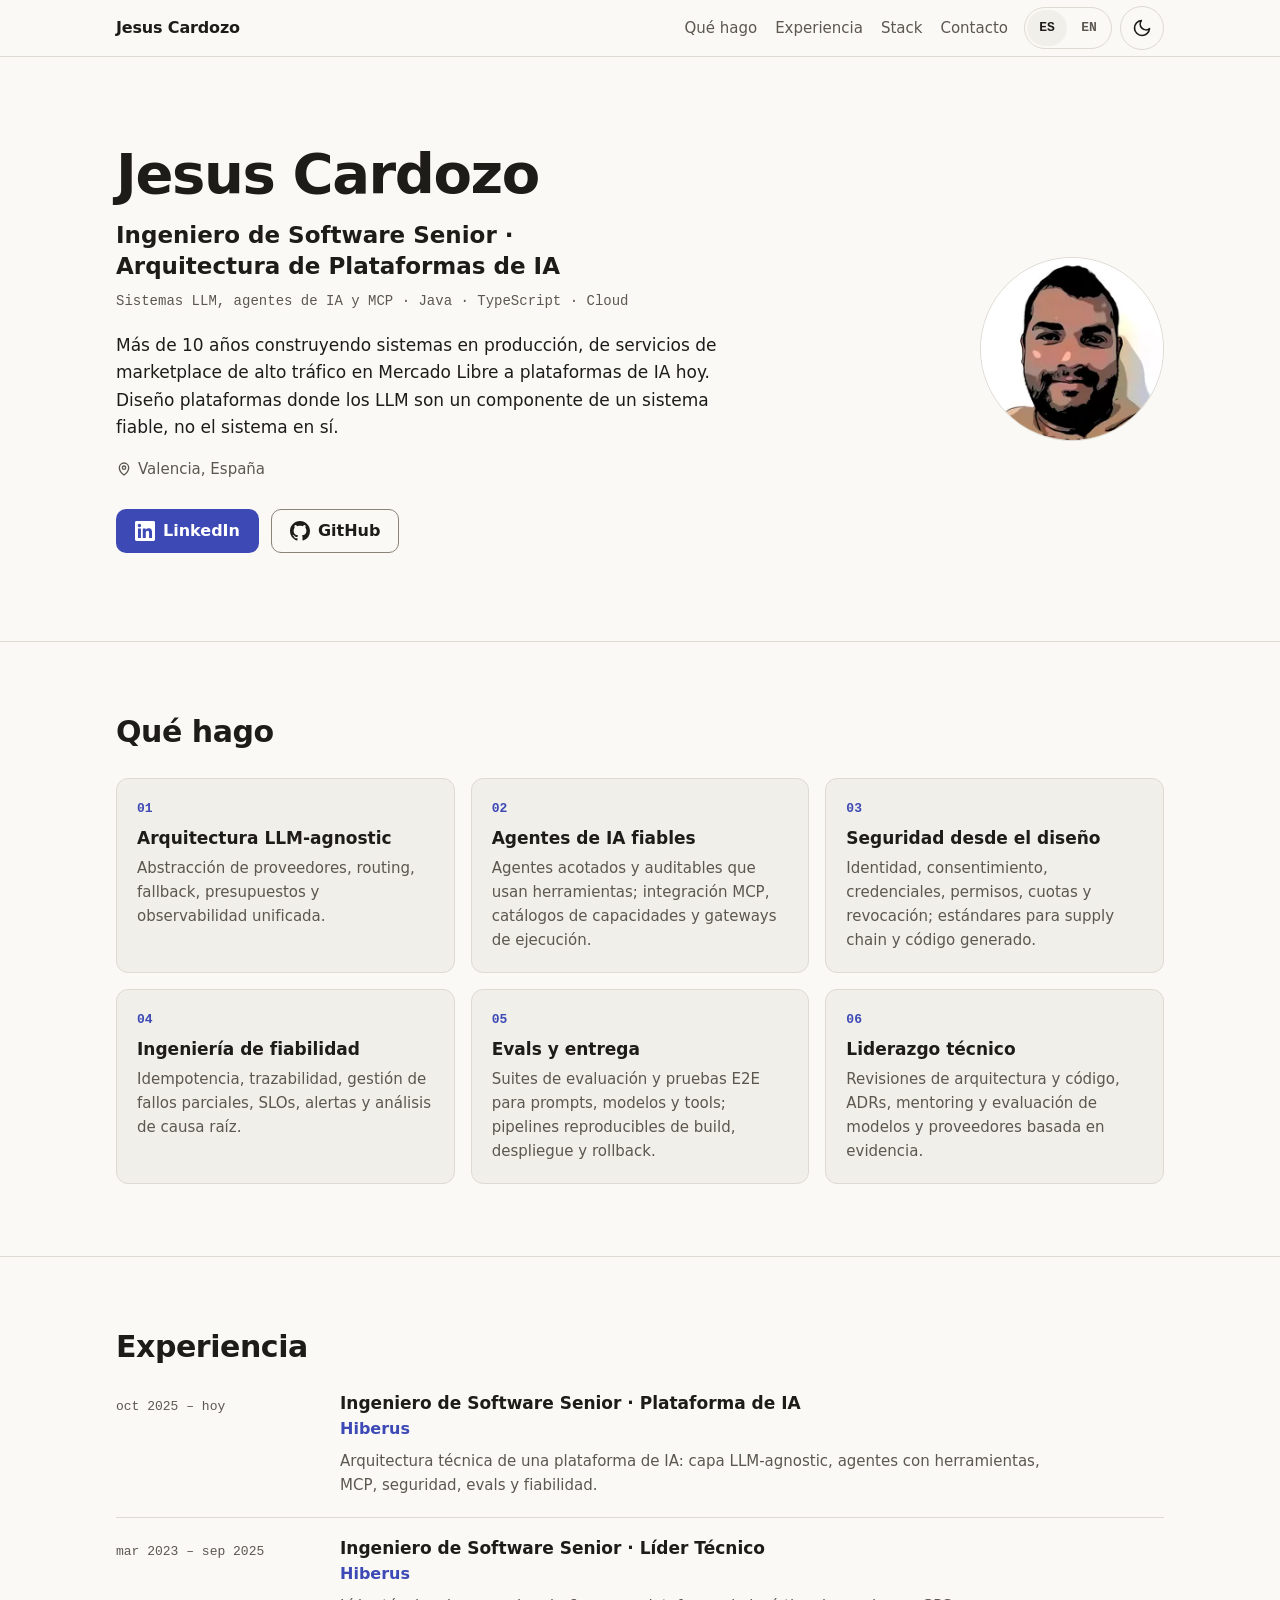
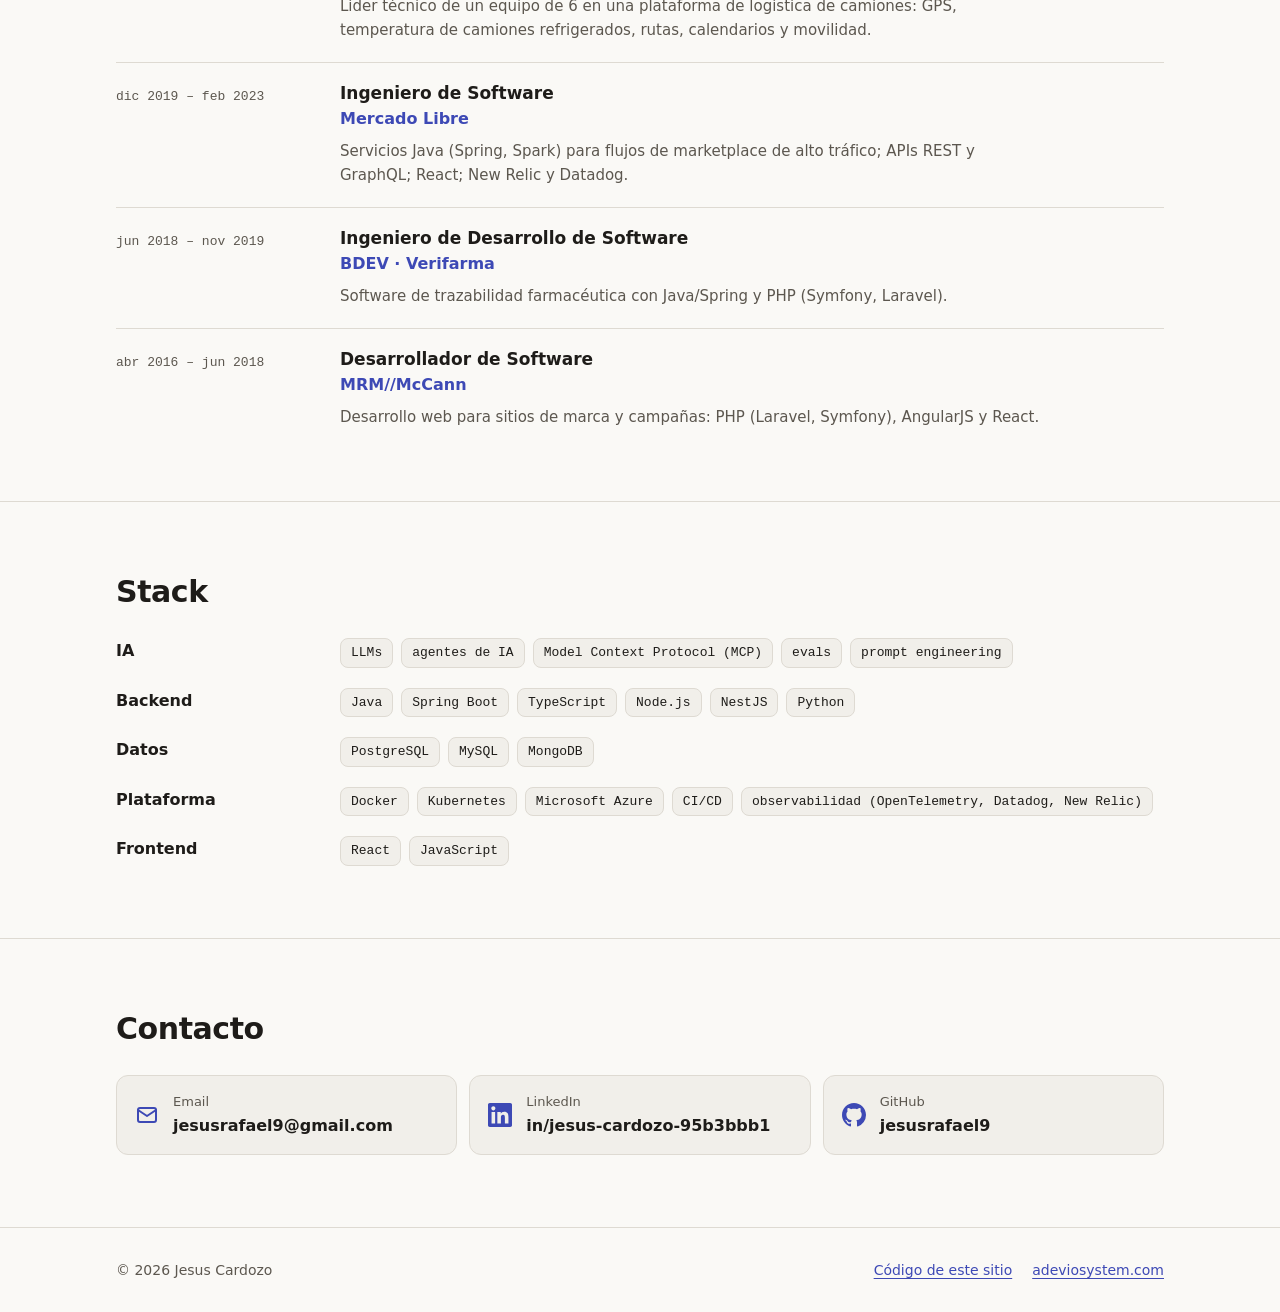
<file: index.html>
<!DOCTYPE html>
<html lang="es" class="no-js">
<head>
  <meta charset="utf-8">
  <meta name="viewport" content="width=device-width, initial-scale=1">
  <title>Jesus Cardozo — Ingeniero de Software Senior · Arquitectura de Plataformas de IA</title>
  <meta name="description" content="Ingeniero de Software Senior · Arquitectura de Plataformas de IA. Sistemas LLM, agentes de IA y MCP. Más de 10 años construyendo sistemas en producción.">
  <meta name="author" content="Jesus Cardozo">
  <meta name="color-scheme" content="light dark">
  <meta name="theme-color" media="(prefers-color-scheme: light)" content="#faf9f6">
  <meta name="theme-color" media="(prefers-color-scheme: dark)" content="#131211">

  <link rel="canonical" href="https://jesusrafael9.github.io/">
  <link rel="alternate" hreflang="es" href="https://jesusrafael9.github.io/">
  <link rel="alternate" hreflang="en" href="https://jesusrafael9.github.io/en/">
  <link rel="alternate" hreflang="x-default" href="https://jesusrafael9.github.io/">

  <meta property="og:type" content="website">
  <meta property="og:site_name" content="Jesus Cardozo">
  <meta property="og:locale" content="es_ES">
  <meta property="og:locale:alternate" content="en_US">
  <meta property="og:url" content="https://jesusrafael9.github.io/">
  <meta property="og:title" content="Jesus Cardozo — Ingeniero de Software Senior · Arquitectura de Plataformas de IA">
  <meta property="og:description" content="Ingeniero de Software Senior · Arquitectura de Plataformas de IA. Sistemas LLM, agentes de IA y MCP. Más de 10 años construyendo sistemas en producción.">
  <meta property="og:image" content="https://jesusrafael9.github.io/assets/img/og-image-es.png">
  <meta property="og:image:type" content="image/png">
  <meta property="og:image:width" content="1200">
  <meta property="og:image:height" content="630">
  <meta property="og:image:alt" content="Jesus Cardozo. Ingeniero de Software Senior · Arquitectura de Plataformas de IA">
  <meta name="twitter:card" content="summary_large_image">
  <meta name="twitter:title" content="Jesus Cardozo — Ingeniero de Software Senior · Arquitectura de Plataformas de IA">
  <meta name="twitter:description" content="Ingeniero de Software Senior · Arquitectura de Plataformas de IA. Sistemas LLM, agentes de IA y MCP. Más de 10 años construyendo sistemas en producción.">
  <meta name="twitter:image" content="https://jesusrafael9.github.io/assets/img/og-image-es.png">
  <meta name="twitter:image:alt" content="Jesus Cardozo. Ingeniero de Software Senior · Arquitectura de Plataformas de IA">

  <script type="application/ld+json">
  {
    "@context": "https://schema.org",
    "@type": "Person",
    "@id": "https://jesusrafael9.github.io/#person",
    "name": "Jesus Cardozo",
    "jobTitle": "Ingeniero de Software Senior · Arquitectura de Plataformas de IA",
    "url": "https://jesusrafael9.github.io/",
    "sameAs": [
      "https://www.linkedin.com/in/jesus-cardozo-95b3bbb1/",
      "https://github.com/jesusrafael9"
    ],
    "address": {
      "@type": "PostalAddress",
      "addressLocality": "Valencia",
      "addressCountry": "ES"
    }
  }
  </script>

  <link rel="icon" href="favicon.ico" sizes="48x48">
  <link rel="icon" href="favicon.svg" type="image/svg+xml">
  <link rel="apple-touch-icon" href="apple-touch-icon.png">

  <script>
    // Runs before the first paint: flags JS support and applies the saved theme.
    (function (root) {
      root.classList.remove('no-js');
      try {
        var theme = localStorage.getItem('theme');
        if (theme === 'light' || theme === 'dark') {
          root.setAttribute('data-theme', theme);
        }
      } catch (e) {}
    })(document.documentElement);
  </script>
  <link rel="stylesheet" href="assets/css/styles.css">
  <script src="assets/js/main.js" defer></script>
</head>
<body>
  <a class="skip-link" href="#main">Saltar al contenido</a>

  <svg class="sprite" xmlns="http://www.w3.org/2000/svg" aria-hidden="true" focusable="false">
    <symbol id="icon-linkedin" viewBox="0 0 24 24">
      <path fill="currentColor" d="M20.447 20.452h-3.554v-5.569c0-1.328-.027-3.037-1.852-3.037-1.853 0-2.136 1.445-2.136 2.939v5.667H9.351V9h3.414v1.561h.046c.477-.9 1.637-1.85 3.37-1.85 3.601 0 4.267 2.37 4.267 5.455v6.286zM5.337 7.433c-1.144 0-2.063-.926-2.063-2.065 0-1.138.92-2.063 2.063-2.063 1.14 0 2.064.925 2.064 2.063 0 1.139-.925 2.065-2.064 2.065zm1.782 13.019H3.555V9h3.564v11.452zM22.225 0H1.771C.792 0 0 .774 0 1.729v20.542C0 23.227.792 24 1.771 24h20.451C23.2 24 24 23.227 24 22.271V1.729C24 .774 23.2 0 22.222 0h.003z"/>
    </symbol>
    <symbol id="icon-github" viewBox="0 0 16 16">
      <path fill="currentColor" d="M8 0C3.58 0 0 3.58 0 8c0 3.54 2.29 6.53 5.47 7.59.4.07.55-.17.55-.38 0-.19-.01-.82-.01-1.49-2.01.37-2.53-.49-2.69-.94-.09-.23-.48-.94-.82-1.13-.28-.15-.68-.52-.01-.53.63-.01 1.08.58 1.23.82.72 1.21 1.87.87 2.33.66.07-.52.28-.87.51-1.07-1.78-.2-3.64-.89-3.64-3.95 0-.87.31-1.59.82-2.15-.08-.2-.36-1.02.08-2.12 0 0 .67-.21 2.2.82.64-.18 1.32-.27 2-.27.68 0 1.36.09 2 .27 1.53-1.04 2.2-.82 2.2-.82.44 1.1.16 1.92.08 2.12.51.56.82 1.27.82 2.15 0 3.07-1.87 3.75-3.65 3.95.29.25.54.73.54 1.48 0 1.07-.01 1.93-.01 2.2 0 .21.15.46.55.38A8.013 8.013 0 0016 8c0-4.42-3.58-8-8-8z"/>
    </symbol>
    <symbol id="icon-mail" viewBox="0 0 24 24">
      <g fill="none" stroke="currentColor" stroke-width="2" stroke-linecap="round" stroke-linejoin="round">
        <rect x="3" y="5" width="18" height="14" rx="2"/>
        <path d="m3 7 9 6 9-6"/>
      </g>
    </symbol>
    <symbol id="icon-pin" viewBox="0 0 24 24">
      <g fill="none" stroke="currentColor" stroke-width="2" stroke-linecap="round" stroke-linejoin="round">
        <path d="M12 21s-7-5.2-7-11a7 7 0 0 1 14 0c0 5.8-7 11-7 11z"/>
        <circle cx="12" cy="10" r="2.5"/>
      </g>
    </symbol>
    <symbol id="icon-sun" viewBox="0 0 24 24">
      <g fill="none" stroke="currentColor" stroke-width="2" stroke-linecap="round" stroke-linejoin="round">
        <circle cx="12" cy="12" r="4"/>
        <path d="M12 2v2M12 20v2M4.93 4.93l1.41 1.41M17.66 17.66l1.41 1.41M2 12h2M20 12h2M4.93 19.07l1.41-1.41M17.66 6.34l1.41-1.41"/>
      </g>
    </symbol>
    <symbol id="icon-moon" viewBox="0 0 24 24">
      <path fill="none" stroke="currentColor" stroke-width="2" stroke-linecap="round" stroke-linejoin="round" d="M21 12.79A9 9 0 1 1 11.21 3 7 7 0 0 0 21 12.79z"/>
    </symbol>
  </svg>

  <header class="site-header">
    <div class="container site-header__inner">
      <a class="brand" href="#top">Jesus Cardozo</a>

      <nav class="site-nav" aria-label="Secciones">
        <ul class="site-nav__list">
          <li><a class="site-nav__link" href="#que-hago">Qué hago</a></li>
          <li data-projects-nav hidden><a class="site-nav__link" href="#proyectos">Proyectos</a></li>
          <li><a class="site-nav__link" href="#experiencia">Experiencia</a></li>
          <li><a class="site-nav__link" href="#stack">Stack</a></li>
          <li><a class="site-nav__link" href="#contacto">Contacto</a></li>
        </ul>
      </nav>

      <div class="header-tools">
        <div class="lang-switch" role="group" aria-label="Idioma">
          <span class="lang-switch__item" aria-current="true">
            <span aria-hidden="true">ES</span><span class="visually-hidden">Español</span>
          </span>
          <a class="lang-switch__item" href="en/" hreflang="en" lang="en">
            <span aria-hidden="true">EN</span><span class="visually-hidden">English</span>
          </a>
        </div>

        <button class="icon-button theme-toggle" type="button" data-theme-toggle aria-label="Tema oscuro" aria-pressed="false">
          <svg class="icon theme-toggle__moon" aria-hidden="true" focusable="false"><use href="#icon-moon"/></svg>
          <svg class="icon theme-toggle__sun" aria-hidden="true" focusable="false"><use href="#icon-sun"/></svg>
        </button>
      </div>
    </div>
  </header>

  <main id="main" tabindex="-1">
    <section class="hero" aria-labelledby="hero-title">
      <div class="container hero__inner">
        <div class="hero__media">
          <picture>
            <source type="image/webp" srcset="assets/img/avatar-200.webp 200w, assets/img/avatar-400.webp 400w" sizes="(min-width: 48rem) 184px, 120px">
            <img class="hero__avatar" src="assets/img/avatar-400.jpg" srcset="assets/img/avatar-200.jpg 200w, assets/img/avatar-400.jpg 400w" sizes="(min-width: 48rem) 184px, 120px" width="400" height="400" alt="Retrato ilustrado de Jesus Cardozo" fetchpriority="high" decoding="async">
          </picture>
        </div>

        <div class="hero__content">
          <h1 class="hero__name" id="hero-title">Jesus Cardozo</h1>
          <p class="hero__headline">Ingeniero de Software Senior · Arquitectura de Plataformas de IA</p>
          <p class="hero__focus">Sistemas LLM, agentes de IA y MCP · Java · TypeScript · Cloud</p>
          <p class="hero__summary">Más de 10 años construyendo sistemas en producción, de servicios de marketplace de alto tráfico en Mercado Libre a plataformas de IA hoy. Diseño plataformas donde los LLM son un componente de un sistema fiable, no el sistema en sí.</p>
          <p class="hero__location">
            <svg class="icon" aria-hidden="true" focusable="false"><use href="#icon-pin"/></svg>
            Valencia, España
          </p>
          <ul class="hero__actions">
            <li>
              <a class="button button--primary" href="https://www.linkedin.com/in/jesus-cardozo-95b3bbb1/" rel="me">
                <svg class="icon" aria-hidden="true" focusable="false"><use href="#icon-linkedin"/></svg>
                LinkedIn
              </a>
            </li>
            <li>
              <a class="button button--secondary" href="https://github.com/jesusrafael9" rel="me">
                <svg class="icon" aria-hidden="true" focusable="false"><use href="#icon-github"/></svg>
                GitHub
              </a>
            </li>
          </ul>
        </div>
      </div>
    </section>

    <section class="section" id="que-hago" aria-labelledby="que-hago-title">
      <div class="container">
        <h2 class="section__title" id="que-hago-title">Qué hago</h2>
        <ul class="cards">
          <li class="card">
            <span class="card__index" aria-hidden="true">01</span>
            <h3 class="card__title">Arquitectura LLM-agnostic</h3>
            <p class="card__text">Abstracción de proveedores, routing, fallback, presupuestos y observabilidad unificada.</p>
          </li>
          <li class="card">
            <span class="card__index" aria-hidden="true">02</span>
            <h3 class="card__title">Agentes de IA fiables</h3>
            <p class="card__text">Agentes acotados y auditables que usan herramientas; integración MCP, catálogos de capacidades y gateways de ejecución.</p>
          </li>
          <li class="card">
            <span class="card__index" aria-hidden="true">03</span>
            <h3 class="card__title">Seguridad desde el diseño</h3>
            <p class="card__text">Identidad, consentimiento, credenciales, permisos, cuotas y revocación; estándares para supply chain y código generado.</p>
          </li>
          <li class="card">
            <span class="card__index" aria-hidden="true">04</span>
            <h3 class="card__title">Ingeniería de fiabilidad</h3>
            <p class="card__text">Idempotencia, trazabilidad, gestión de fallos parciales, SLOs, alertas y análisis de causa raíz.</p>
          </li>
          <li class="card">
            <span class="card__index" aria-hidden="true">05</span>
            <h3 class="card__title">Evals y entrega</h3>
            <p class="card__text">Suites de evaluación y pruebas E2E para prompts, modelos y tools; pipelines reproducibles de build, despliegue y rollback.</p>
          </li>
          <li class="card">
            <span class="card__index" aria-hidden="true">06</span>
            <h3 class="card__title">Liderazgo técnico</h3>
            <p class="card__text">Revisiones de arquitectura y código, ADRs, mentoring y evaluación de modelos y proveedores basada en evidencia.</p>
          </li>
        </ul>
      </div>
    </section>

    <!-- Filled from data/projects.json. Stays hidden while no project is "published". -->
    <section class="section" id="proyectos" aria-labelledby="proyectos-title" data-projects data-src="data/projects.json" data-label-repo="Código" data-label-demo="Demo" hidden>
      <div class="container">
        <h2 class="section__title" id="proyectos-title">Proyectos</h2>
        <ul class="cards" data-projects-list></ul>
      </div>
    </section>

    <section class="section" id="experiencia" aria-labelledby="experiencia-title">
      <div class="container">
        <h2 class="section__title" id="experiencia-title">Experiencia</h2>
        <ol class="timeline">
          <li class="timeline__item">
            <p class="timeline__period"><time datetime="2025-10">oct 2025</time> – hoy</p>
            <div>
              <h3 class="timeline__role">Ingeniero de Software Senior · Plataforma de IA</h3>
              <p class="timeline__company">Hiberus</p>
              <p class="timeline__text">Arquitectura técnica de una plataforma de IA: capa LLM-agnostic, agentes con herramientas, MCP, seguridad, evals y fiabilidad.</p>
            </div>
          </li>
          <li class="timeline__item">
            <p class="timeline__period"><time datetime="2023-03">mar 2023</time> – <time datetime="2025-09">sep 2025</time></p>
            <div>
              <h3 class="timeline__role">Ingeniero de Software Senior · Líder Técnico</h3>
              <p class="timeline__company">Hiberus</p>
              <p class="timeline__text">Líder técnico de un equipo de 6 en una plataforma de logística de camiones: GPS, temperatura de camiones refrigerados, rutas, calendarios y movilidad.</p>
            </div>
          </li>
          <li class="timeline__item">
            <p class="timeline__period"><time datetime="2019-12">dic 2019</time> – <time datetime="2023-02">feb 2023</time></p>
            <div>
              <h3 class="timeline__role">Ingeniero de Software</h3>
              <p class="timeline__company">Mercado Libre</p>
              <p class="timeline__text">Servicios Java (Spring, Spark) para flujos de marketplace de alto tráfico; APIs REST y GraphQL; React; New Relic y Datadog.</p>
            </div>
          </li>
          <li class="timeline__item">
            <p class="timeline__period"><time datetime="2018-06">jun 2018</time> – <time datetime="2019-11">nov 2019</time></p>
            <div>
              <h3 class="timeline__role">Ingeniero de Desarrollo de Software</h3>
              <p class="timeline__company">BDEV · Verifarma</p>
              <p class="timeline__text">Software de trazabilidad farmacéutica con Java/Spring y PHP (Symfony, Laravel).</p>
            </div>
          </li>
          <li class="timeline__item">
            <p class="timeline__period"><time datetime="2016-04">abr 2016</time> – <time datetime="2018-06">jun 2018</time></p>
            <div>
              <h3 class="timeline__role">Desarrollador de Software</h3>
              <p class="timeline__company">MRM//McCann</p>
              <p class="timeline__text">Desarrollo web para sitios de marca y campañas: PHP (Laravel, Symfony), AngularJS y React.</p>
            </div>
          </li>
        </ol>
      </div>
    </section>

    <section class="section" id="stack" aria-labelledby="stack-title">
      <div class="container">
        <h2 class="section__title" id="stack-title">Stack</h2>
        <dl class="stack">
          <div class="stack__group">
            <dt class="stack__name">IA</dt>
            <dd>
              <ul class="tags">
                <li class="tag">LLMs</li>
                <li class="tag">agentes de IA</li>
                <li class="tag">Model Context Protocol (MCP)</li>
                <li class="tag">evals</li>
                <li class="tag">prompt engineering</li>
              </ul>
            </dd>
          </div>
          <div class="stack__group">
            <dt class="stack__name">Backend</dt>
            <dd>
              <ul class="tags">
                <li class="tag">Java</li>
                <li class="tag">Spring Boot</li>
                <li class="tag">TypeScript</li>
                <li class="tag">Node.js</li>
                <li class="tag">NestJS</li>
                <li class="tag">Python</li>
              </ul>
            </dd>
          </div>
          <div class="stack__group">
            <dt class="stack__name">Datos</dt>
            <dd>
              <ul class="tags">
                <li class="tag">PostgreSQL</li>
                <li class="tag">MySQL</li>
                <li class="tag">MongoDB</li>
              </ul>
            </dd>
          </div>
          <div class="stack__group">
            <dt class="stack__name">Plataforma</dt>
            <dd>
              <ul class="tags">
                <li class="tag">Docker</li>
                <li class="tag">Kubernetes</li>
                <li class="tag">Microsoft Azure</li>
                <li class="tag">CI/CD</li>
                <li class="tag">observabilidad (OpenTelemetry, Datadog, New Relic)</li>
              </ul>
            </dd>
          </div>
          <div class="stack__group">
            <dt class="stack__name">Frontend</dt>
            <dd>
              <ul class="tags">
                <li class="tag">React</li>
                <li class="tag">JavaScript</li>
              </ul>
            </dd>
          </div>
        </dl>
      </div>
    </section>

    <section class="section" id="contacto" aria-labelledby="contacto-title">
      <div class="container">
        <h2 class="section__title" id="contacto-title">Contacto</h2>
        <ul class="contact-list">
          <li>
            <a class="contact-link" href="mailto:jesusrafael9@gmail.com">
              <svg class="icon" aria-hidden="true" focusable="false"><use href="#icon-mail"/></svg>
              <span>
                <span class="contact-link__label">Email</span>
                <span class="contact-link__value">jesusrafael9@gmail.com</span>
              </span>
            </a>
          </li>
          <li>
            <a class="contact-link" href="https://www.linkedin.com/in/jesus-cardozo-95b3bbb1/" rel="me">
              <svg class="icon" aria-hidden="true" focusable="false"><use href="#icon-linkedin"/></svg>
              <span>
                <span class="contact-link__label">LinkedIn</span>
                <span class="contact-link__value">in/jesus-cardozo-95b3bbb1</span>
              </span>
            </a>
          </li>
          <li>
            <a class="contact-link" href="https://github.com/jesusrafael9" rel="me">
              <svg class="icon" aria-hidden="true" focusable="false"><use href="#icon-github"/></svg>
              <span>
                <span class="contact-link__label">GitHub</span>
                <span class="contact-link__value">jesusrafael9</span>
              </span>
            </a>
          </li>
        </ul>
      </div>
    </section>
  </main>

  <footer class="site-footer">
    <div class="container site-footer__inner">
      <p>© <span data-year>2026</span> Jesus Cardozo</p>
      <ul class="site-footer__links">
        <li><a class="site-footer__link" href="https://github.com/jesusrafael9/jesusrafael9.github.com">Código de este sitio</a></li>
        <li><a class="site-footer__link" href="https://adeviosystem.com/">adeviosystem.com</a></li>
      </ul>
    </div>
  </footer>
</body>
</html>
</file>
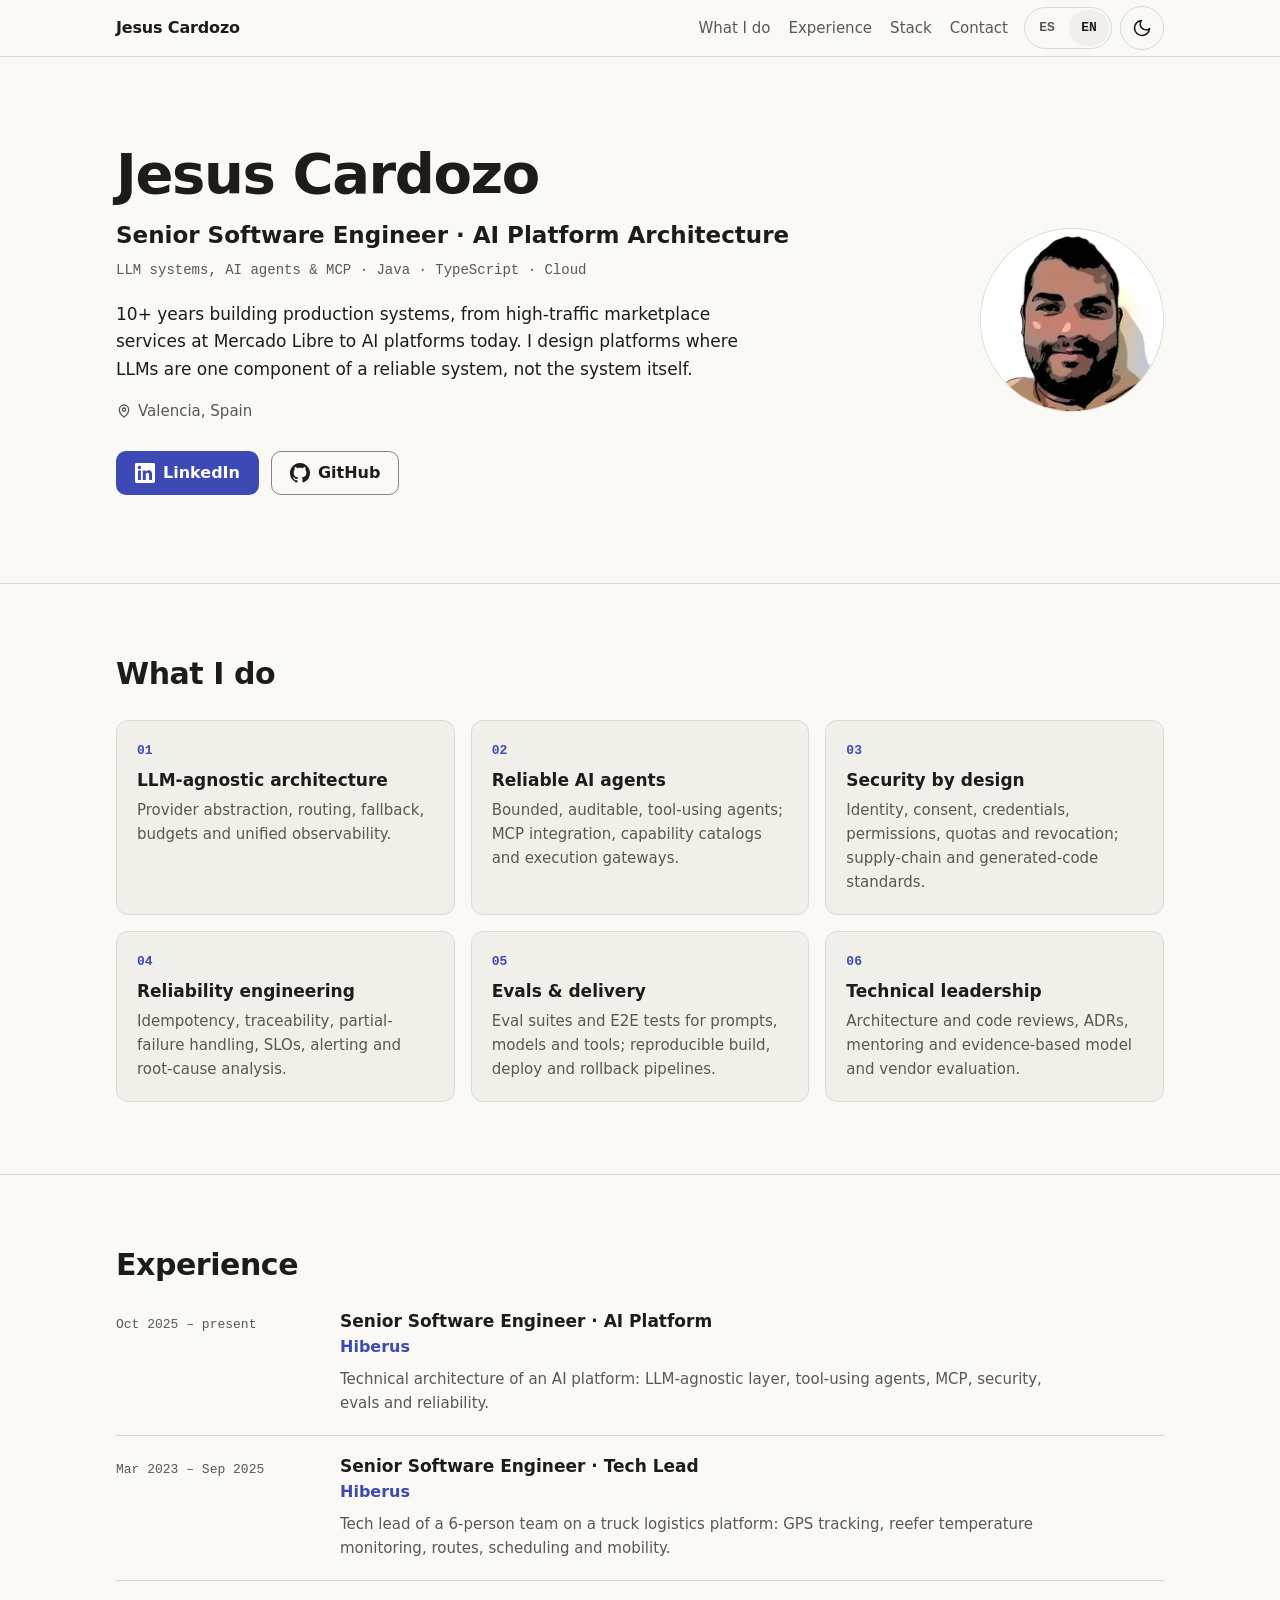
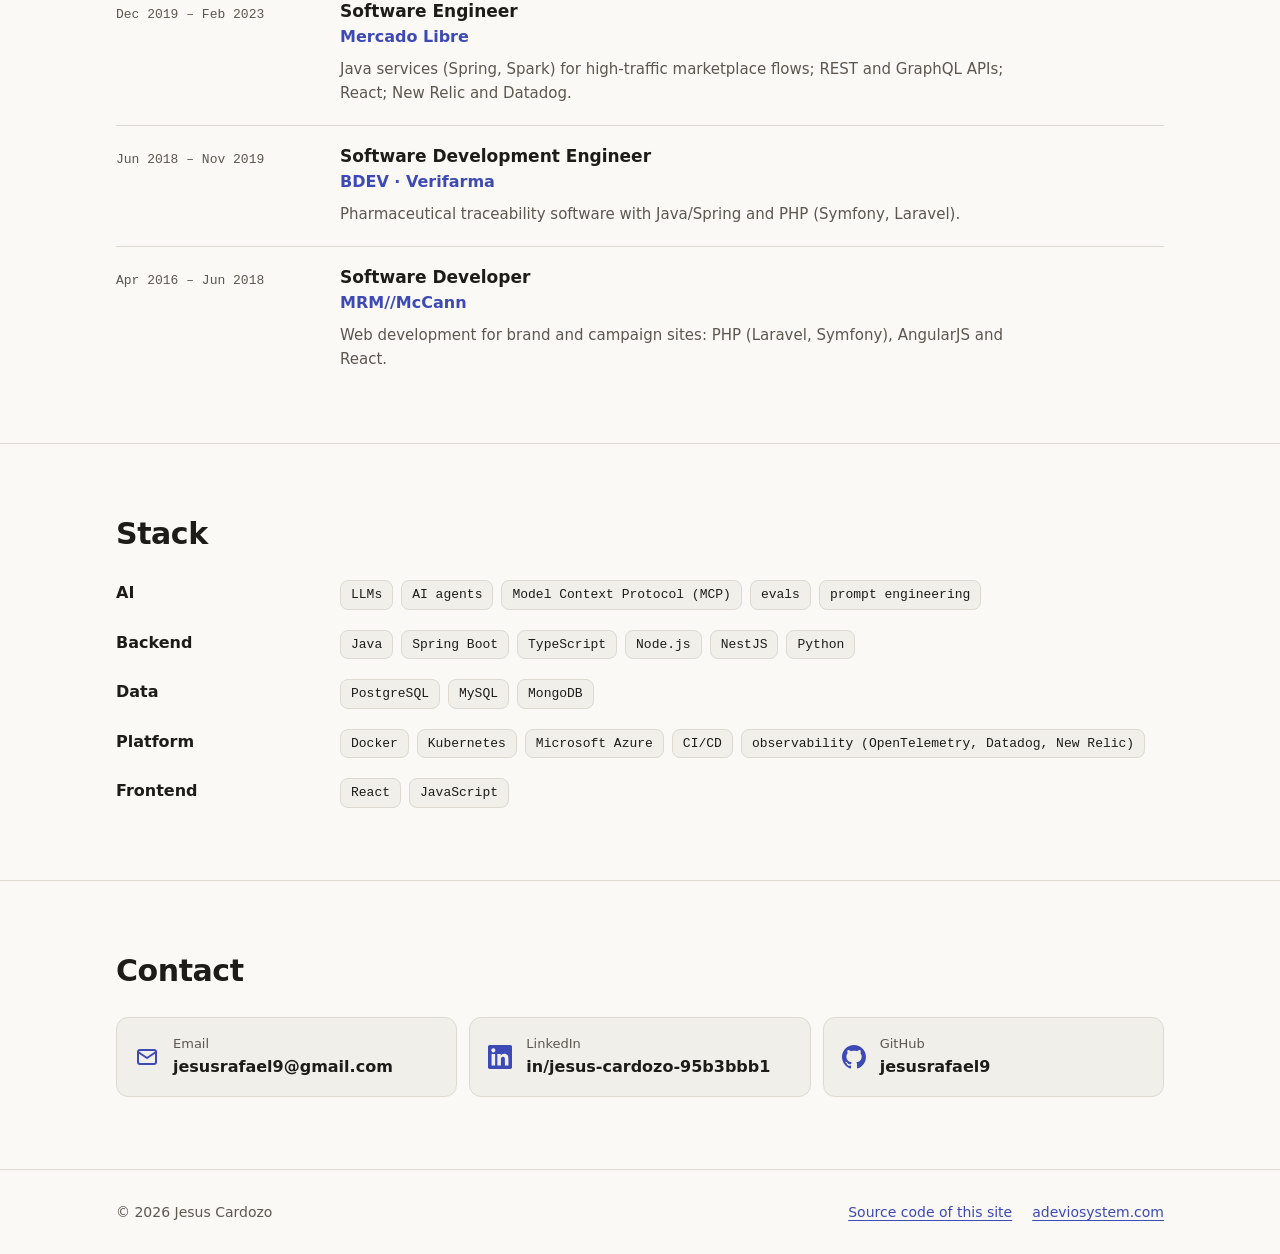
<file: en/index.html>
<!DOCTYPE html>
<html lang="en" class="no-js">
<head>
  <meta charset="utf-8">
  <meta name="viewport" content="width=device-width, initial-scale=1">
  <title>Jesus Cardozo — Senior Software Engineer · AI Platform Architecture</title>
  <meta name="description" content="Senior Software Engineer · AI Platform Architecture. LLM systems, AI agents &amp; MCP. 10+ years building production systems.">
  <meta name="author" content="Jesus Cardozo">
  <meta name="color-scheme" content="light dark">
  <meta name="theme-color" media="(prefers-color-scheme: light)" content="#faf9f6">
  <meta name="theme-color" media="(prefers-color-scheme: dark)" content="#131211">

  <link rel="canonical" href="https://jesusrafael9.github.io/en/">
  <link rel="alternate" hreflang="es" href="https://jesusrafael9.github.io/">
  <link rel="alternate" hreflang="en" href="https://jesusrafael9.github.io/en/">
  <link rel="alternate" hreflang="x-default" href="https://jesusrafael9.github.io/">

  <meta property="og:type" content="website">
  <meta property="og:site_name" content="Jesus Cardozo">
  <meta property="og:locale" content="en_US">
  <meta property="og:locale:alternate" content="es_ES">
  <meta property="og:url" content="https://jesusrafael9.github.io/en/">
  <meta property="og:title" content="Jesus Cardozo — Senior Software Engineer · AI Platform Architecture">
  <meta property="og:description" content="Senior Software Engineer · AI Platform Architecture. LLM systems, AI agents &amp; MCP. 10+ years building production systems.">
  <meta property="og:image" content="https://jesusrafael9.github.io/assets/img/og-image-en.png">
  <meta property="og:image:type" content="image/png">
  <meta property="og:image:width" content="1200">
  <meta property="og:image:height" content="630">
  <meta property="og:image:alt" content="Jesus Cardozo. Senior Software Engineer · AI Platform Architecture">
  <meta name="twitter:card" content="summary_large_image">
  <meta name="twitter:title" content="Jesus Cardozo — Senior Software Engineer · AI Platform Architecture">
  <meta name="twitter:description" content="Senior Software Engineer · AI Platform Architecture. LLM systems, AI agents &amp; MCP. 10+ years building production systems.">
  <meta name="twitter:image" content="https://jesusrafael9.github.io/assets/img/og-image-en.png">
  <meta name="twitter:image:alt" content="Jesus Cardozo. Senior Software Engineer · AI Platform Architecture">

  <script type="application/ld+json">
  {
    "@context": "https://schema.org",
    "@type": "Person",
    "@id": "https://jesusrafael9.github.io/#person",
    "name": "Jesus Cardozo",
    "jobTitle": "Senior Software Engineer · AI Platform Architecture",
    "url": "https://jesusrafael9.github.io/",
    "sameAs": [
      "https://www.linkedin.com/in/jesus-cardozo-95b3bbb1/",
      "https://github.com/jesusrafael9"
    ],
    "address": {
      "@type": "PostalAddress",
      "addressLocality": "Valencia",
      "addressCountry": "ES"
    }
  }
  </script>

  <link rel="icon" href="../favicon.ico" sizes="48x48">
  <link rel="icon" href="../favicon.svg" type="image/svg+xml">
  <link rel="apple-touch-icon" href="../apple-touch-icon.png">

  <script>
    // Runs before the first paint: flags JS support and applies the saved theme.
    (function (root) {
      root.classList.remove('no-js');
      try {
        var theme = localStorage.getItem('theme');
        if (theme === 'light' || theme === 'dark') {
          root.setAttribute('data-theme', theme);
        }
      } catch (e) {}
    })(document.documentElement);
  </script>
  <link rel="stylesheet" href="../assets/css/styles.css">
  <script src="../assets/js/main.js" defer></script>
</head>
<body>
  <a class="skip-link" href="#main">Skip to content</a>

  <svg class="sprite" xmlns="http://www.w3.org/2000/svg" aria-hidden="true" focusable="false">
    <symbol id="icon-linkedin" viewBox="0 0 24 24">
      <path fill="currentColor" d="M20.447 20.452h-3.554v-5.569c0-1.328-.027-3.037-1.852-3.037-1.853 0-2.136 1.445-2.136 2.939v5.667H9.351V9h3.414v1.561h.046c.477-.9 1.637-1.85 3.37-1.85 3.601 0 4.267 2.37 4.267 5.455v6.286zM5.337 7.433c-1.144 0-2.063-.926-2.063-2.065 0-1.138.92-2.063 2.063-2.063 1.14 0 2.064.925 2.064 2.063 0 1.139-.925 2.065-2.064 2.065zm1.782 13.019H3.555V9h3.564v11.452zM22.225 0H1.771C.792 0 0 .774 0 1.729v20.542C0 23.227.792 24 1.771 24h20.451C23.2 24 24 23.227 24 22.271V1.729C24 .774 23.2 0 22.222 0h.003z"/>
    </symbol>
    <symbol id="icon-github" viewBox="0 0 16 16">
      <path fill="currentColor" d="M8 0C3.58 0 0 3.58 0 8c0 3.54 2.29 6.53 5.47 7.59.4.07.55-.17.55-.38 0-.19-.01-.82-.01-1.49-2.01.37-2.53-.49-2.69-.94-.09-.23-.48-.94-.82-1.13-.28-.15-.68-.52-.01-.53.63-.01 1.08.58 1.23.82.72 1.21 1.87.87 2.33.66.07-.52.28-.87.51-1.07-1.78-.2-3.64-.89-3.64-3.95 0-.87.31-1.59.82-2.15-.08-.2-.36-1.02.08-2.12 0 0 .67-.21 2.2.82.64-.18 1.32-.27 2-.27.68 0 1.36.09 2 .27 1.53-1.04 2.2-.82 2.2-.82.44 1.1.16 1.92.08 2.12.51.56.82 1.27.82 2.15 0 3.07-1.87 3.75-3.65 3.95.29.25.54.73.54 1.48 0 1.07-.01 1.93-.01 2.2 0 .21.15.46.55.38A8.013 8.013 0 0016 8c0-4.42-3.58-8-8-8z"/>
    </symbol>
    <symbol id="icon-mail" viewBox="0 0 24 24">
      <g fill="none" stroke="currentColor" stroke-width="2" stroke-linecap="round" stroke-linejoin="round">
        <rect x="3" y="5" width="18" height="14" rx="2"/>
        <path d="m3 7 9 6 9-6"/>
      </g>
    </symbol>
    <symbol id="icon-pin" viewBox="0 0 24 24">
      <g fill="none" stroke="currentColor" stroke-width="2" stroke-linecap="round" stroke-linejoin="round">
        <path d="M12 21s-7-5.2-7-11a7 7 0 0 1 14 0c0 5.8-7 11-7 11z"/>
        <circle cx="12" cy="10" r="2.5"/>
      </g>
    </symbol>
    <symbol id="icon-sun" viewBox="0 0 24 24">
      <g fill="none" stroke="currentColor" stroke-width="2" stroke-linecap="round" stroke-linejoin="round">
        <circle cx="12" cy="12" r="4"/>
        <path d="M12 2v2M12 20v2M4.93 4.93l1.41 1.41M17.66 17.66l1.41 1.41M2 12h2M20 12h2M4.93 19.07l1.41-1.41M17.66 6.34l1.41-1.41"/>
      </g>
    </symbol>
    <symbol id="icon-moon" viewBox="0 0 24 24">
      <path fill="none" stroke="currentColor" stroke-width="2" stroke-linecap="round" stroke-linejoin="round" d="M21 12.79A9 9 0 1 1 11.21 3 7 7 0 0 0 21 12.79z"/>
    </symbol>
  </svg>

  <header class="site-header">
    <div class="container site-header__inner">
      <a class="brand" href="#top">Jesus Cardozo</a>

      <nav class="site-nav" aria-label="Sections">
        <ul class="site-nav__list">
          <li><a class="site-nav__link" href="#what-i-do">What I do</a></li>
          <li data-projects-nav hidden><a class="site-nav__link" href="#projects">Projects</a></li>
          <li><a class="site-nav__link" href="#experience">Experience</a></li>
          <li><a class="site-nav__link" href="#stack">Stack</a></li>
          <li><a class="site-nav__link" href="#contact">Contact</a></li>
        </ul>
      </nav>

      <div class="header-tools">
        <div class="lang-switch" role="group" aria-label="Language">
          <a class="lang-switch__item" href="../" hreflang="es" lang="es">
            <span aria-hidden="true">ES</span><span class="visually-hidden">Español</span>
          </a>
          <span class="lang-switch__item" aria-current="true">
            <span aria-hidden="true">EN</span><span class="visually-hidden">English</span>
          </span>
        </div>

        <button class="icon-button theme-toggle" type="button" data-theme-toggle aria-label="Dark theme" aria-pressed="false">
          <svg class="icon theme-toggle__moon" aria-hidden="true" focusable="false"><use href="#icon-moon"/></svg>
          <svg class="icon theme-toggle__sun" aria-hidden="true" focusable="false"><use href="#icon-sun"/></svg>
        </button>
      </div>
    </div>
  </header>

  <main id="main" tabindex="-1">
    <section class="hero" aria-labelledby="hero-title">
      <div class="container hero__inner">
        <div class="hero__media">
          <picture>
            <source type="image/webp" srcset="../assets/img/avatar-200.webp 200w, ../assets/img/avatar-400.webp 400w" sizes="(min-width: 48rem) 184px, 120px">
            <img class="hero__avatar" src="../assets/img/avatar-400.jpg" srcset="../assets/img/avatar-200.jpg 200w, ../assets/img/avatar-400.jpg 400w" sizes="(min-width: 48rem) 184px, 120px" width="400" height="400" alt="Illustrated portrait of Jesus Cardozo" fetchpriority="high" decoding="async">
          </picture>
        </div>

        <div class="hero__content">
          <h1 class="hero__name" id="hero-title">Jesus Cardozo</h1>
          <p class="hero__headline">Senior Software Engineer · AI Platform Architecture</p>
          <p class="hero__focus">LLM systems, AI agents &amp; MCP · Java · TypeScript · Cloud</p>
          <p class="hero__summary">10+ years building production systems, from high-traffic marketplace services at Mercado Libre to AI platforms today. I design platforms where LLMs are one component of a reliable system, not the system itself.</p>
          <p class="hero__location">
            <svg class="icon" aria-hidden="true" focusable="false"><use href="#icon-pin"/></svg>
            Valencia, Spain
          </p>
          <ul class="hero__actions">
            <li>
              <a class="button button--primary" href="https://www.linkedin.com/in/jesus-cardozo-95b3bbb1/" rel="me">
                <svg class="icon" aria-hidden="true" focusable="false"><use href="#icon-linkedin"/></svg>
                LinkedIn
              </a>
            </li>
            <li>
              <a class="button button--secondary" href="https://github.com/jesusrafael9" rel="me">
                <svg class="icon" aria-hidden="true" focusable="false"><use href="#icon-github"/></svg>
                GitHub
              </a>
            </li>
          </ul>
        </div>
      </div>
    </section>

    <section class="section" id="what-i-do" aria-labelledby="what-i-do-title">
      <div class="container">
        <h2 class="section__title" id="what-i-do-title">What I do</h2>
        <ul class="cards">
          <li class="card">
            <span class="card__index" aria-hidden="true">01</span>
            <h3 class="card__title">LLM-agnostic architecture</h3>
            <p class="card__text">Provider abstraction, routing, fallback, budgets and unified observability.</p>
          </li>
          <li class="card">
            <span class="card__index" aria-hidden="true">02</span>
            <h3 class="card__title">Reliable AI agents</h3>
            <p class="card__text">Bounded, auditable, tool-using agents; MCP integration, capability catalogs and execution gateways.</p>
          </li>
          <li class="card">
            <span class="card__index" aria-hidden="true">03</span>
            <h3 class="card__title">Security by design</h3>
            <p class="card__text">Identity, consent, credentials, permissions, quotas and revocation; supply-chain and generated-code standards.</p>
          </li>
          <li class="card">
            <span class="card__index" aria-hidden="true">04</span>
            <h3 class="card__title">Reliability engineering</h3>
            <p class="card__text">Idempotency, traceability, partial-failure handling, SLOs, alerting and root-cause analysis.</p>
          </li>
          <li class="card">
            <span class="card__index" aria-hidden="true">05</span>
            <h3 class="card__title">Evals &amp; delivery</h3>
            <p class="card__text">Eval suites and E2E tests for prompts, models and tools; reproducible build, deploy and rollback pipelines.</p>
          </li>
          <li class="card">
            <span class="card__index" aria-hidden="true">06</span>
            <h3 class="card__title">Technical leadership</h3>
            <p class="card__text">Architecture and code reviews, ADRs, mentoring and evidence-based model and vendor evaluation.</p>
          </li>
        </ul>
      </div>
    </section>

    <!-- Filled from data/projects.json. Stays hidden while no project is "published". -->
    <section class="section" id="projects" aria-labelledby="projects-title" data-projects data-src="../data/projects.json" data-label-repo="Code" data-label-demo="Demo" hidden>
      <div class="container">
        <h2 class="section__title" id="projects-title">Projects</h2>
        <ul class="cards" data-projects-list></ul>
      </div>
    </section>

    <section class="section" id="experience" aria-labelledby="experience-title">
      <div class="container">
        <h2 class="section__title" id="experience-title">Experience</h2>
        <ol class="timeline">
          <li class="timeline__item">
            <p class="timeline__period"><time datetime="2025-10">Oct 2025</time> – present</p>
            <div>
              <h3 class="timeline__role">Senior Software Engineer · AI Platform</h3>
              <p class="timeline__company">Hiberus</p>
              <p class="timeline__text">Technical architecture of an AI platform: LLM-agnostic layer, tool-using agents, MCP, security, evals and reliability.</p>
            </div>
          </li>
          <li class="timeline__item">
            <p class="timeline__period"><time datetime="2023-03">Mar 2023</time> – <time datetime="2025-09">Sep 2025</time></p>
            <div>
              <h3 class="timeline__role">Senior Software Engineer · Tech Lead</h3>
              <p class="timeline__company">Hiberus</p>
              <p class="timeline__text">Tech lead of a 6-person team on a truck logistics platform: GPS tracking, reefer temperature monitoring, routes, scheduling and mobility.</p>
            </div>
          </li>
          <li class="timeline__item">
            <p class="timeline__period"><time datetime="2019-12">Dec 2019</time> – <time datetime="2023-02">Feb 2023</time></p>
            <div>
              <h3 class="timeline__role">Software Engineer</h3>
              <p class="timeline__company">Mercado Libre</p>
              <p class="timeline__text">Java services (Spring, Spark) for high-traffic marketplace flows; REST and GraphQL APIs; React; New Relic and Datadog.</p>
            </div>
          </li>
          <li class="timeline__item">
            <p class="timeline__period"><time datetime="2018-06">Jun 2018</time> – <time datetime="2019-11">Nov 2019</time></p>
            <div>
              <h3 class="timeline__role">Software Development Engineer</h3>
              <p class="timeline__company">BDEV · Verifarma</p>
              <p class="timeline__text">Pharmaceutical traceability software with Java/Spring and PHP (Symfony, Laravel).</p>
            </div>
          </li>
          <li class="timeline__item">
            <p class="timeline__period"><time datetime="2016-04">Apr 2016</time> – <time datetime="2018-06">Jun 2018</time></p>
            <div>
              <h3 class="timeline__role">Software Developer</h3>
              <p class="timeline__company">MRM//McCann</p>
              <p class="timeline__text">Web development for brand and campaign sites: PHP (Laravel, Symfony), AngularJS and React.</p>
            </div>
          </li>
        </ol>
      </div>
    </section>

    <section class="section" id="stack" aria-labelledby="stack-title">
      <div class="container">
        <h2 class="section__title" id="stack-title">Stack</h2>
        <dl class="stack">
          <div class="stack__group">
            <dt class="stack__name">AI</dt>
            <dd>
              <ul class="tags">
                <li class="tag">LLMs</li>
                <li class="tag">AI agents</li>
                <li class="tag">Model Context Protocol (MCP)</li>
                <li class="tag">evals</li>
                <li class="tag">prompt engineering</li>
              </ul>
            </dd>
          </div>
          <div class="stack__group">
            <dt class="stack__name">Backend</dt>
            <dd>
              <ul class="tags">
                <li class="tag">Java</li>
                <li class="tag">Spring Boot</li>
                <li class="tag">TypeScript</li>
                <li class="tag">Node.js</li>
                <li class="tag">NestJS</li>
                <li class="tag">Python</li>
              </ul>
            </dd>
          </div>
          <div class="stack__group">
            <dt class="stack__name">Data</dt>
            <dd>
              <ul class="tags">
                <li class="tag">PostgreSQL</li>
                <li class="tag">MySQL</li>
                <li class="tag">MongoDB</li>
              </ul>
            </dd>
          </div>
          <div class="stack__group">
            <dt class="stack__name">Platform</dt>
            <dd>
              <ul class="tags">
                <li class="tag">Docker</li>
                <li class="tag">Kubernetes</li>
                <li class="tag">Microsoft Azure</li>
                <li class="tag">CI/CD</li>
                <li class="tag">observability (OpenTelemetry, Datadog, New Relic)</li>
              </ul>
            </dd>
          </div>
          <div class="stack__group">
            <dt class="stack__name">Frontend</dt>
            <dd>
              <ul class="tags">
                <li class="tag">React</li>
                <li class="tag">JavaScript</li>
              </ul>
            </dd>
          </div>
        </dl>
      </div>
    </section>

    <section class="section" id="contact" aria-labelledby="contact-title">
      <div class="container">
        <h2 class="section__title" id="contact-title">Contact</h2>
        <ul class="contact-list">
          <li>
            <a class="contact-link" href="mailto:jesusrafael9@gmail.com">
              <svg class="icon" aria-hidden="true" focusable="false"><use href="#icon-mail"/></svg>
              <span>
                <span class="contact-link__label">Email</span>
                <span class="contact-link__value">jesusrafael9@gmail.com</span>
              </span>
            </a>
          </li>
          <li>
            <a class="contact-link" href="https://www.linkedin.com/in/jesus-cardozo-95b3bbb1/" rel="me">
              <svg class="icon" aria-hidden="true" focusable="false"><use href="#icon-linkedin"/></svg>
              <span>
                <span class="contact-link__label">LinkedIn</span>
                <span class="contact-link__value">in/jesus-cardozo-95b3bbb1</span>
              </span>
            </a>
          </li>
          <li>
            <a class="contact-link" href="https://github.com/jesusrafael9" rel="me">
              <svg class="icon" aria-hidden="true" focusable="false"><use href="#icon-github"/></svg>
              <span>
                <span class="contact-link__label">GitHub</span>
                <span class="contact-link__value">jesusrafael9</span>
              </span>
            </a>
          </li>
        </ul>
      </div>
    </section>
  </main>

  <footer class="site-footer">
    <div class="container site-footer__inner">
      <p>© <span data-year>2026</span> Jesus Cardozo</p>
      <ul class="site-footer__links">
        <li><a class="site-footer__link" href="https://github.com/jesusrafael9/jesusrafael9.github.com">Source code of this site</a></li>
        <li><a class="site-footer__link" href="https://adeviosystem.com/">adeviosystem.com</a></li>
      </ul>
    </div>
  </footer>
</body>
</html>
</file>
<file: assets/css/styles.css>
/* ==========================================================================
   jesusrafael9.github.io
   Plain CSS, no build step. Mobile first.
   ========================================================================== */

/* --------------------------------------------------------------------------
   Design tokens
   Light is the default. The dark set is declared twice on purpose: once for
   the system preference and once for the manual override ([data-theme]).
   -------------------------------------------------------------------------- */

:root {
  color-scheme: light;

  --bg: #faf9f6;
  --surface: #f1efea;
  --border: #dedad2;
  --border-strong: #8a8377;
  --text: #1e1c19;
  --muted: #5c574f;
  --accent: #3d49b5;
  --accent-hover: #2f3a96;
  --on-accent: #ffffff;

  /* Theme toggle shows the icon of the theme it switches to. */
  --icon-moon-display: block;
  --icon-sun-display: none;

  --font-sans: system-ui, -apple-system, "Segoe UI", Roboto, "Helvetica Neue",
    Arial, sans-serif;
  --font-mono: ui-monospace, SFMono-Regular, Menlo, Consolas, "Liberation Mono",
    monospace;

  --container: 68rem;
  --gutter: 1.25rem;
  --radius: 0.75rem;
  --radius-sm: 0.5rem;
  --tap: 2.75rem; /* 44px minimum target size */
}

@media (prefers-color-scheme: dark) {
  :root:not([data-theme="light"]) {
    color-scheme: dark;

    --bg: #131211;
    --surface: #1c1a18;
    --border: #34302b;
    --border-strong: #7a7368;
    --text: #ece8e2;
    --muted: #a9a297;
    --accent: #a3aeff;
    --accent-hover: #bcc4ff;
    --on-accent: #14163a;

    --icon-moon-display: none;
    --icon-sun-display: block;
  }
}

:root[data-theme="dark"] {
  color-scheme: dark;

  --bg: #131211;
  --surface: #1c1a18;
  --border: #34302b;
  --border-strong: #7a7368;
  --text: #ece8e2;
  --muted: #a9a297;
  --accent: #a3aeff;
  --accent-hover: #bcc4ff;
  --on-accent: #14163a;

  --icon-moon-display: none;
  --icon-sun-display: block;
}

/* --------------------------------------------------------------------------
   Base
   -------------------------------------------------------------------------- */

*,
*::before,
*::after {
  box-sizing: border-box;
}

html {
  -webkit-text-size-adjust: 100%;
  text-size-adjust: 100%;
  scroll-padding-top: 1rem;
}

@media (prefers-reduced-motion: no-preference) {
  html {
    scroll-behavior: smooth;
  }
}

body {
  margin: 0;
  background: var(--bg);
  color: var(--text);
  font-family: var(--font-sans);
  font-size: 1rem;
  line-height: 1.6;
  -webkit-font-smoothing: antialiased;
}

h1,
h2,
h3,
p,
ul,
ol,
dl,
dt,
dd {
  margin: 0;
}

h1,
h2,
h3 {
  line-height: 1.2;
  text-wrap: balance;
}

/* Zero specificity, so any class can bring bullets or padding back. */
:where(ul[class], ol[class]) {
  padding: 0;
  list-style: none;
}

img,
svg {
  display: block;
  max-width: 100%;
}

a {
  color: var(--accent);
  text-underline-offset: 0.2em;
}

a:hover {
  color: var(--accent-hover);
}

:focus-visible {
  outline: 2px solid var(--accent);
  outline-offset: 3px;
  border-radius: 4px;
}

[hidden] {
  display: none !important;
}

.visually-hidden {
  position: absolute;
  width: 1px;
  height: 1px;
  margin: -1px;
  padding: 0;
  overflow: hidden;
  clip-path: inset(50%);
  white-space: nowrap;
  border: 0;
}

.container {
  width: 100%;
  max-width: var(--container);
  margin-inline: auto;
  padding-inline: var(--gutter);
}

.icon {
  width: 1.25rem;
  height: 1.25rem;
  flex: none;
}

/* Inline SVG sprite: keeps the symbols available without taking up space. */
.sprite {
  position: absolute;
  width: 0;
  height: 0;
  overflow: hidden;
}

/* <main> is focusable only as the skip-link target. */
main:focus {
  outline: none;
}

.skip-link {
  position: absolute;
  top: 0.5rem;
  left: 0.5rem;
  z-index: 20;
  padding: 0.625rem 1rem;
  border-radius: var(--radius-sm);
  background: var(--accent);
  color: var(--on-accent);
  font-weight: 600;
  text-decoration: none;
  transform: translateY(-200%);
}

.skip-link:focus {
  color: var(--on-accent);
  transform: none;
}

/* --------------------------------------------------------------------------
   Header
   -------------------------------------------------------------------------- */

.site-header {
  border-bottom: 1px solid var(--border);
  background: var(--bg);
}

.site-header__inner {
  display: flex;
  flex-wrap: wrap;
  align-items: center;
  gap: 0 1rem;
  padding-block: 0.375rem;
}

.brand {
  display: inline-flex;
  align-items: center;
  min-height: var(--tap);
  margin-right: auto;
  color: var(--text);
  font-weight: 700;
  letter-spacing: -0.01em;
  text-decoration: none;
}

.brand:hover {
  color: var(--accent);
}

/* On small screens the section links wrap onto their own row. */
.site-nav {
  order: 3;
  width: 100%;
}

/* Narrow screens: the links share one full-width row (the type scales down a
   little so five links still fit at 360px) and only wrap as a last resort. */
.site-nav__list {
  display: flex;
  flex-wrap: wrap;
  justify-content: space-between;
  gap: 0 0.25rem;
}

.site-nav__link {
  display: inline-flex;
  align-items: center;
  min-height: var(--tap);
  color: var(--muted);
  font-size: clamp(0.8125rem, 3.6vw, 0.9375rem);
  text-decoration: none;
}

@media (min-width: 30rem) {
  .site-nav__list {
    justify-content: flex-start;
    gap: 0 1.125rem;
  }
}

.site-nav__link:hover {
  color: var(--text);
}

.header-tools {
  display: flex;
  align-items: center;
  gap: 0.5rem;
}

.lang-switch {
  display: flex;
  align-items: center;
  gap: 0.125rem;
  padding: 0.125rem;
  border: 1px solid var(--border);
  border-radius: 999px;
}

.lang-switch__item {
  display: inline-flex;
  align-items: center;
  justify-content: center;
  min-width: 2.5rem;
  min-height: 2.25rem;
  padding-inline: 0.625rem;
  border-radius: 999px;
  color: var(--muted);
  font-family: var(--font-mono);
  font-size: 0.8125rem;
  font-weight: 600;
  text-decoration: none;
}

a.lang-switch__item:hover {
  color: var(--text);
}

.lang-switch__item[aria-current] {
  background: var(--surface);
  color: var(--text);
}

.icon-button {
  display: inline-flex;
  align-items: center;
  justify-content: center;
  width: var(--tap);
  height: var(--tap);
  padding: 0;
  border: 1px solid var(--border);
  border-radius: 50%;
  background: transparent;
  color: var(--text);
  cursor: pointer;
}

.icon-button:hover {
  border-color: var(--border-strong);
}

.theme-toggle__moon {
  display: var(--icon-moon-display);
}

.theme-toggle__sun {
  display: var(--icon-sun-display);
}

/* The toggle needs JavaScript; without it the system preference still applies. */
.no-js .theme-toggle {
  display: none;
}

@media (min-width: 56rem) {
  html {
    scroll-padding-top: 5rem;
  }

  .site-header {
    position: sticky;
    top: 0;
    z-index: 10;
  }

  .site-nav {
    order: 0;
    width: auto;
  }
}

/* --------------------------------------------------------------------------
   Hero
   -------------------------------------------------------------------------- */

.hero {
  padding-block: clamp(2.5rem, 8vw, 5.5rem);
}

.hero__inner {
  display: grid;
  gap: 1.75rem;
}

.hero__avatar {
  width: 7.5rem;
  height: 7.5rem;
  border: 1px solid var(--border);
  border-radius: 50%;
  background: #ffffff;
}

.hero__name {
  font-size: clamp(2.25rem, 7vw, 3.5rem);
  line-height: 1.05;
  letter-spacing: -0.025em;
}

.hero__headline {
  margin-top: 1rem;
  font-size: clamp(1.125rem, 2.6vw, 1.4375rem);
  font-weight: 650;
  line-height: 1.35;
  text-wrap: balance;
}

.hero__focus {
  margin-top: 0.5rem;
  color: var(--muted);
  font-family: var(--font-mono);
  font-size: 0.875rem;
}

.hero__summary {
  max-width: 40rem;
  margin-top: 1.25rem;
  font-size: 1.0625rem;
}

.hero__location {
  display: flex;
  align-items: center;
  gap: 0.375rem;
  margin-top: 1rem;
  color: var(--muted);
  font-size: 0.9375rem;
}

.hero__location .icon {
  width: 1rem;
  height: 1rem;
}

.hero__actions {
  display: flex;
  flex-wrap: wrap;
  gap: 0.75rem;
  margin-top: 1.75rem;
}

.button {
  display: inline-flex;
  align-items: center;
  gap: 0.5rem;
  min-height: var(--tap);
  padding: 0.5rem 1.125rem;
  border: 1px solid transparent;
  border-radius: 0.625rem;
  font-weight: 600;
  text-decoration: none;
}

.button--primary {
  background: var(--accent);
  color: var(--on-accent);
}

.button--primary:hover {
  background: var(--accent-hover);
  color: var(--on-accent);
}

.button--secondary {
  border-color: var(--border-strong);
  color: var(--text);
}

.button--secondary:hover {
  border-color: var(--text);
  color: var(--text);
}

@media (min-width: 48rem) {
  .hero__inner {
    grid-template-columns: minmax(0, 1fr) auto;
    align-items: center;
    gap: 3rem;
  }

  .hero__media {
    order: 2;
  }

  .hero__avatar {
    width: 11.5rem;
    height: 11.5rem;
  }
}

/* --------------------------------------------------------------------------
   Sections
   -------------------------------------------------------------------------- */

.section {
  padding-block: clamp(2.5rem, 6vw, 4.5rem);
  border-top: 1px solid var(--border);
}

.section__title {
  margin-bottom: 1.75rem;
  font-size: clamp(1.5rem, 3.2vw, 1.875rem);
  letter-spacing: -0.015em;
}

/* Cards: "what I do" and projects */

.cards {
  display: grid;
  grid-template-columns: repeat(auto-fit, minmax(min(100%, 18rem), 1fr));
  gap: 1rem;
}

.card {
  display: flex;
  flex-direction: column;
  padding: 1.25rem;
  border: 1px solid var(--border);
  border-radius: var(--radius);
  background: var(--surface);
}

.card__index {
  color: var(--accent);
  font-family: var(--font-mono);
  font-size: 0.8125rem;
  font-weight: 600;
}

.card__title {
  margin-top: 0.5rem;
  font-size: 1.0625rem;
}

.card__text {
  margin-top: 0.5rem;
  color: var(--muted);
  font-size: 0.9375rem;
}

/* Project cards (rendered from data/projects.json) */

.project__header {
  display: flex;
  flex-wrap: wrap;
  align-items: center;
  justify-content: space-between;
  gap: 0.5rem;
}

.project__name {
  font-family: var(--font-mono);
  font-size: 1rem;
  overflow-wrap: anywhere;
}

.project__tagline {
  margin-top: 0.75rem;
  font-weight: 600;
}

.project__highlights {
  display: grid;
  list-style: disc;
  gap: 0.375rem;
  margin-top: 0.75rem;
  padding-left: 1.125rem;
  color: var(--muted);
  font-size: 0.9375rem;
}

.project__links {
  display: flex;
  flex-wrap: wrap;
  gap: 0 1.25rem;
  margin-top: auto;
  padding-top: 0.75rem;
}

.project__link {
  display: inline-flex;
  align-items: center;
  min-height: var(--tap);
  font-weight: 600;
}

/* Tags: stack and project language */

.tags {
  display: flex;
  flex-wrap: wrap;
  gap: 0.5rem;
}

.tag {
  padding: 0.25rem 0.625rem;
  border: 1px solid var(--border);
  border-radius: var(--radius-sm);
  background: var(--surface);
  color: var(--text);
  font-family: var(--font-mono);
  font-size: 0.8125rem;
  line-height: 1.5;
}

.card .tag {
  background: var(--bg);
}

/* Experience timeline */

.timeline__item {
  display: grid;
  gap: 0.375rem 2rem;
  padding-block: 1.25rem;
  border-top: 1px solid var(--border);
}

.timeline__item:first-child {
  padding-top: 0;
  border-top: 0;
}

.timeline__item:last-child {
  padding-bottom: 0;
}

.timeline__period {
  color: var(--muted);
  font-family: var(--font-mono);
  font-size: 0.8125rem;
}

.timeline__role {
  font-size: 1.0625rem;
}

.timeline__company {
  margin-top: 0.125rem;
  color: var(--accent);
  font-weight: 600;
}

.timeline__text {
  max-width: 44rem;
  margin-top: 0.5rem;
  color: var(--muted);
  font-size: 0.9375rem;
}

/* Stack groups */

.stack {
  display: grid;
  gap: 1.25rem;
}

.stack__group {
  display: grid;
  gap: 0.5rem 2rem;
}

.stack__name {
  font-weight: 650;
}

@media (min-width: 48rem) {
  .timeline__item,
  .stack__group {
    grid-template-columns: 12rem minmax(0, 1fr);
  }

  .timeline__period {
    padding-top: 0.25rem;
  }
}

/* Contact */

.contact-list {
  display: grid;
  grid-template-columns: repeat(auto-fit, minmax(min(100%, 16rem), 1fr));
  gap: 0.75rem;
}

.contact-link {
  display: flex;
  align-items: center;
  gap: 0.875rem;
  height: 100%;
  padding: 1rem 1.125rem;
  border: 1px solid var(--border);
  border-radius: var(--radius);
  background: var(--surface);
  color: var(--text);
  text-decoration: none;
}

.contact-link:hover {
  border-color: var(--accent);
  color: var(--text);
}

.contact-link .icon {
  width: 1.5rem;
  height: 1.5rem;
  color: var(--accent);
}

.contact-link__label {
  display: block;
  color: var(--muted);
  font-size: 0.8125rem;
}

.contact-link__value {
  display: block;
  font-weight: 600;
  overflow-wrap: anywhere;
}

/* --------------------------------------------------------------------------
   Footer
   -------------------------------------------------------------------------- */

.site-footer {
  padding-block: 1.25rem;
  border-top: 1px solid var(--border);
  color: var(--muted);
  font-size: 0.875rem;
}

.site-footer__inner {
  display: flex;
  flex-wrap: wrap;
  align-items: center;
  justify-content: space-between;
  gap: 0 1.5rem;
}

.site-footer__links {
  display: flex;
  flex-wrap: wrap;
  gap: 0 1.25rem;
}

.site-footer__link {
  display: inline-flex;
  align-items: center;
  min-height: var(--tap);
}
</file>
